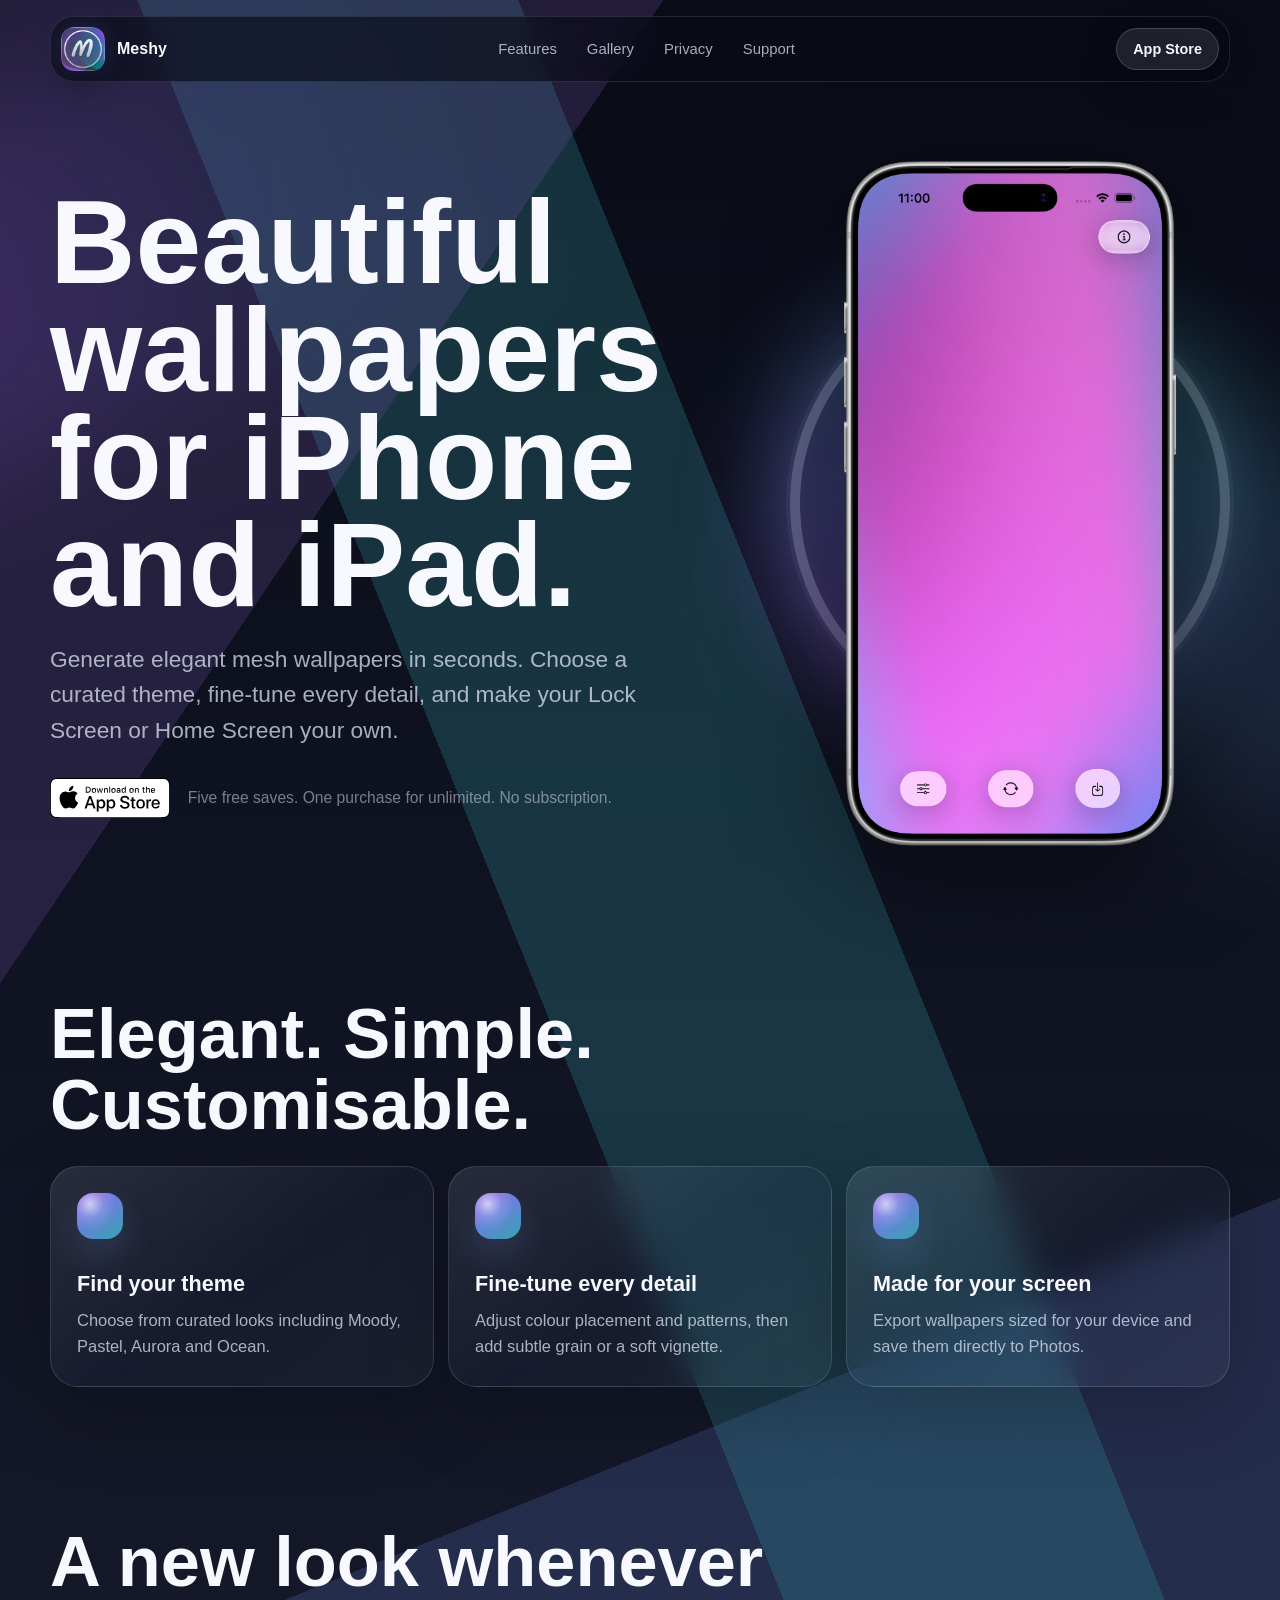
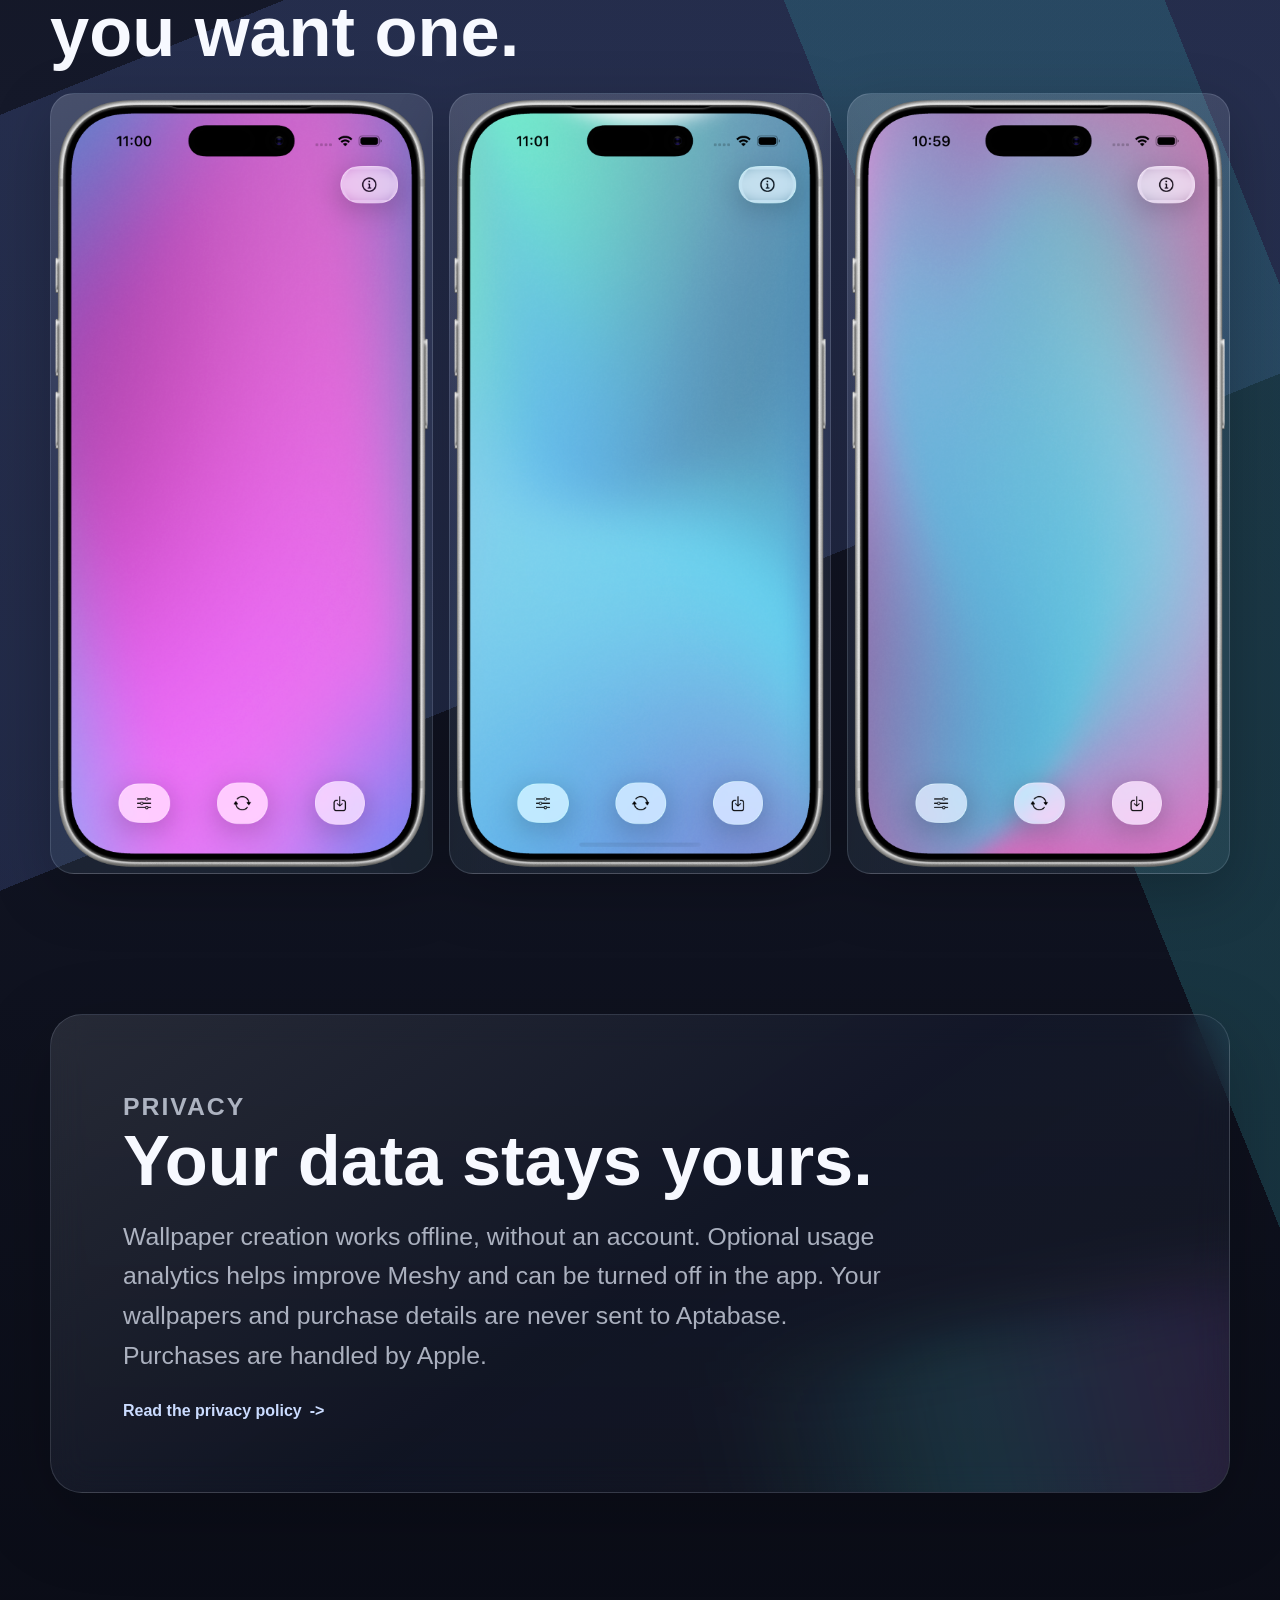
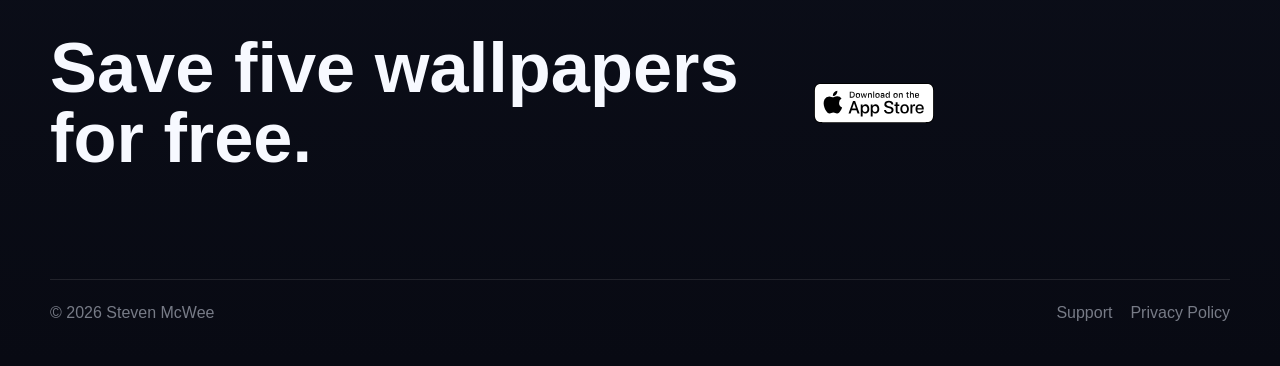
<file: index.html>
<!DOCTYPE html>
<html lang="en">

<head>
  <meta charset="UTF-8" />
  <meta name="viewport" content="width=device-width, initial-scale=1" />
  <title>Meshy: Gradient Wallpapers for iPhone and iPad</title>
  <meta name="description"
    content="Create mesh gradient wallpapers for iPhone and iPad. Save five for free, then unlock unlimited saves with one purchase—no subscription." />
  <meta property="og:title" content="Meshy: Gradient Wallpapers for iPhone and iPad" />
  <meta property="og:description"
    content="Create locally with curated themes and fine-tuning controls. Save five wallpapers free, with no accounts or tracking." />
  <meta property="og:image" content="assets/app-icon.png" />
  <meta property="og:type" content="website" />
  <meta name="theme-color" content="#090b16" />
  <link rel="icon" href="assets/app-icon.png" />
  <link rel="apple-touch-icon" href="assets/app-icon.png" />
  <link rel="stylesheet" href="styles.css?v=2.0" />
</head>

<body>
  <a class="skip-link" href="#main">Skip to content</a>

  <div class="ambient ambient-one" aria-hidden="true"></div>
  <div class="ambient ambient-two" aria-hidden="true"></div>

  <header class="site-header" data-header>
    <nav class="nav-shell" aria-label="Primary navigation">
      <a class="brand" href="#top" aria-label="Meshy home">
        <img src="assets/app-icon.png" width="44" height="44" alt="" />
        <span>Meshy</span>
      </a>

      <div class="nav-links" aria-label="Page sections">
        <a href="#features">Features</a>
        <a href="#gallery">Gallery</a>
        <a href="#privacy">Privacy</a>
        <a href="mailto:meshygradientapp@gmail.com">Support</a>
      </div>

      <a class="button button-compact" href="https://apps.apple.com/app/meshy-gradient-wallpapers/id6762050216">
        App Store
      </a>
    </nav>
  </header>

  <main id="main">
    <section class="hero section-shell" id="top">
      <div class="hero-copy">
        <!-- <p class="eyebrow">Meshy: Gradient Wallpapers</p> -->
        <h1>Beautiful wallpapers for iPhone and iPad.</h1>
        <p class="hero-subtitle">
          Generate elegant mesh wallpapers in seconds. Choose a curated theme,
          fine-tune every detail, and make your Lock Screen or Home Screen your own.
        </p>

        <div class="hero-actions" aria-label="Download Meshy">
          <!-- <img src="assets/app-store-badge.svg" alt="" aria-hidden="true" /> -->
          <a href="https://apps.apple.com/app/meshy-gradient-wallpapers/id6762050216"
            aria-label="Download Meshy on the App Store">
            <img src="assets/app-store-badge.svg" alt="" aria-hidden="true" />
            <!-- <span>Download on the App Store</span> -->
          </a>
          <a class="quiet-link" href="https://apps.apple.com/app/meshy-gradient-wallpapers/id6762050216">
            Five free saves. One purchase for unlimited. No subscription.
          </a>
        </div>
      </div>

      <div class="phone-stage" aria-label="Meshy app preview">
        <div class="phone-glow" aria-hidden="true"></div>
        <figure class="phone-frame">
          <img src="assets/screenshot-1.png" alt="Meshy on iPhone showing a hot pink mesh gradient wallpaper." />
        </figure>
      </div>
    </section>

    <section class="features section-shell" id="features" aria-labelledby="features-title">
      <div class="section-heading">
        <!-- <p class="eyebrow">Simple by nature</p> -->
        <h2 id="features-title">Elegant. Simple. Customisable.</h2>
      </div>

      <div class="feature-grid">
        <article class="feature-card">
          <span class="feature-mark" aria-hidden="true"></span>
          <h3>Find your theme</h3>
          <p>Choose from curated looks including Moody, Pastel, Aurora and Ocean.</p>
        </article>

        <article class="feature-card">
          <span class="feature-mark" aria-hidden="true"></span>
          <h3>Fine-tune every detail</h3>
          <p>Adjust colour placement and patterns, then add subtle grain or a soft vignette.</p>
        </article>

        <article class="feature-card">
          <span class="feature-mark" aria-hidden="true"></span>
          <h3>Made for your screen</h3>
          <p>Export wallpapers sized for your device and save them directly to Photos.</p>
        </article>
      </div>
    </section>

    <section class="gallery section-shell" id="gallery" aria-labelledby="gallery-title">
      <div class="section-heading wide">
        <!-- <p class="eyebrow">Gallery</p> -->
        <h2 id="gallery-title">A new look whenever you want one.</h2>
      </div>

      <div class="gallery-grid">
        <figure class="gallery-item">
          <img src="assets/screenshot-1.png" alt="Hot pink mesh gradient wallpaper in Meshy." />
        </figure>
        <figure class="gallery-item">
          <img src="assets/screenshot-2.png" alt="Soft colourful mesh gradient wallpaper generated in Meshy." />
        </figure>
        <figure class="gallery-item">
          <img src="assets/screenshot-3.png" alt="Elegant abstract mesh gradient wallpaper preview." />
        </figure>
      </div>
    </section>

    <section class="trust section-shell" id="privacy" aria-labelledby="privacy-title">
      <div class="trust-panel">
        <p class="eyebrow">Privacy</p>
        <h2 id="privacy-title">Your data stays yours.</h2>
        <p>
          Wallpaper creation works offline, without an account. Optional usage
          analytics helps improve Meshy and can be turned off in the app. Your
          wallpapers and purchase details are never sent to Aptabase. Purchases
          are handled by Apple.
        </p>
        <a class="text-link" href="privacy-policy.html">Read the privacy policy</a>
      </div>
    </section>

    <section class="final-cta section-shell" aria-labelledby="final-title">
      <h2 id="final-title">Save five wallpapers for free.</h2>
      <a href="https://apps.apple.com/app/meshy-gradient-wallpapers/id6762050216"
        aria-label="Download Meshy on the App Store">
        <img src="assets/app-store-badge.svg" alt="" aria-hidden="true" />
      </a>
    </section>
  </main>

  <footer class="site-footer">
    <div class="footer-shell">
      <span>&copy; 2026 Steven McWee</span>
      <div class="footer-links" aria-label="Footer links">
        <a href="mailto:meshygradientapp@gmail.com">Support</a>
        <a href="privacy-policy.html">Privacy Policy</a>
      </div>
    </div>
  </footer>

  <script src="script.js"></script>
</body>

</html>
</file>
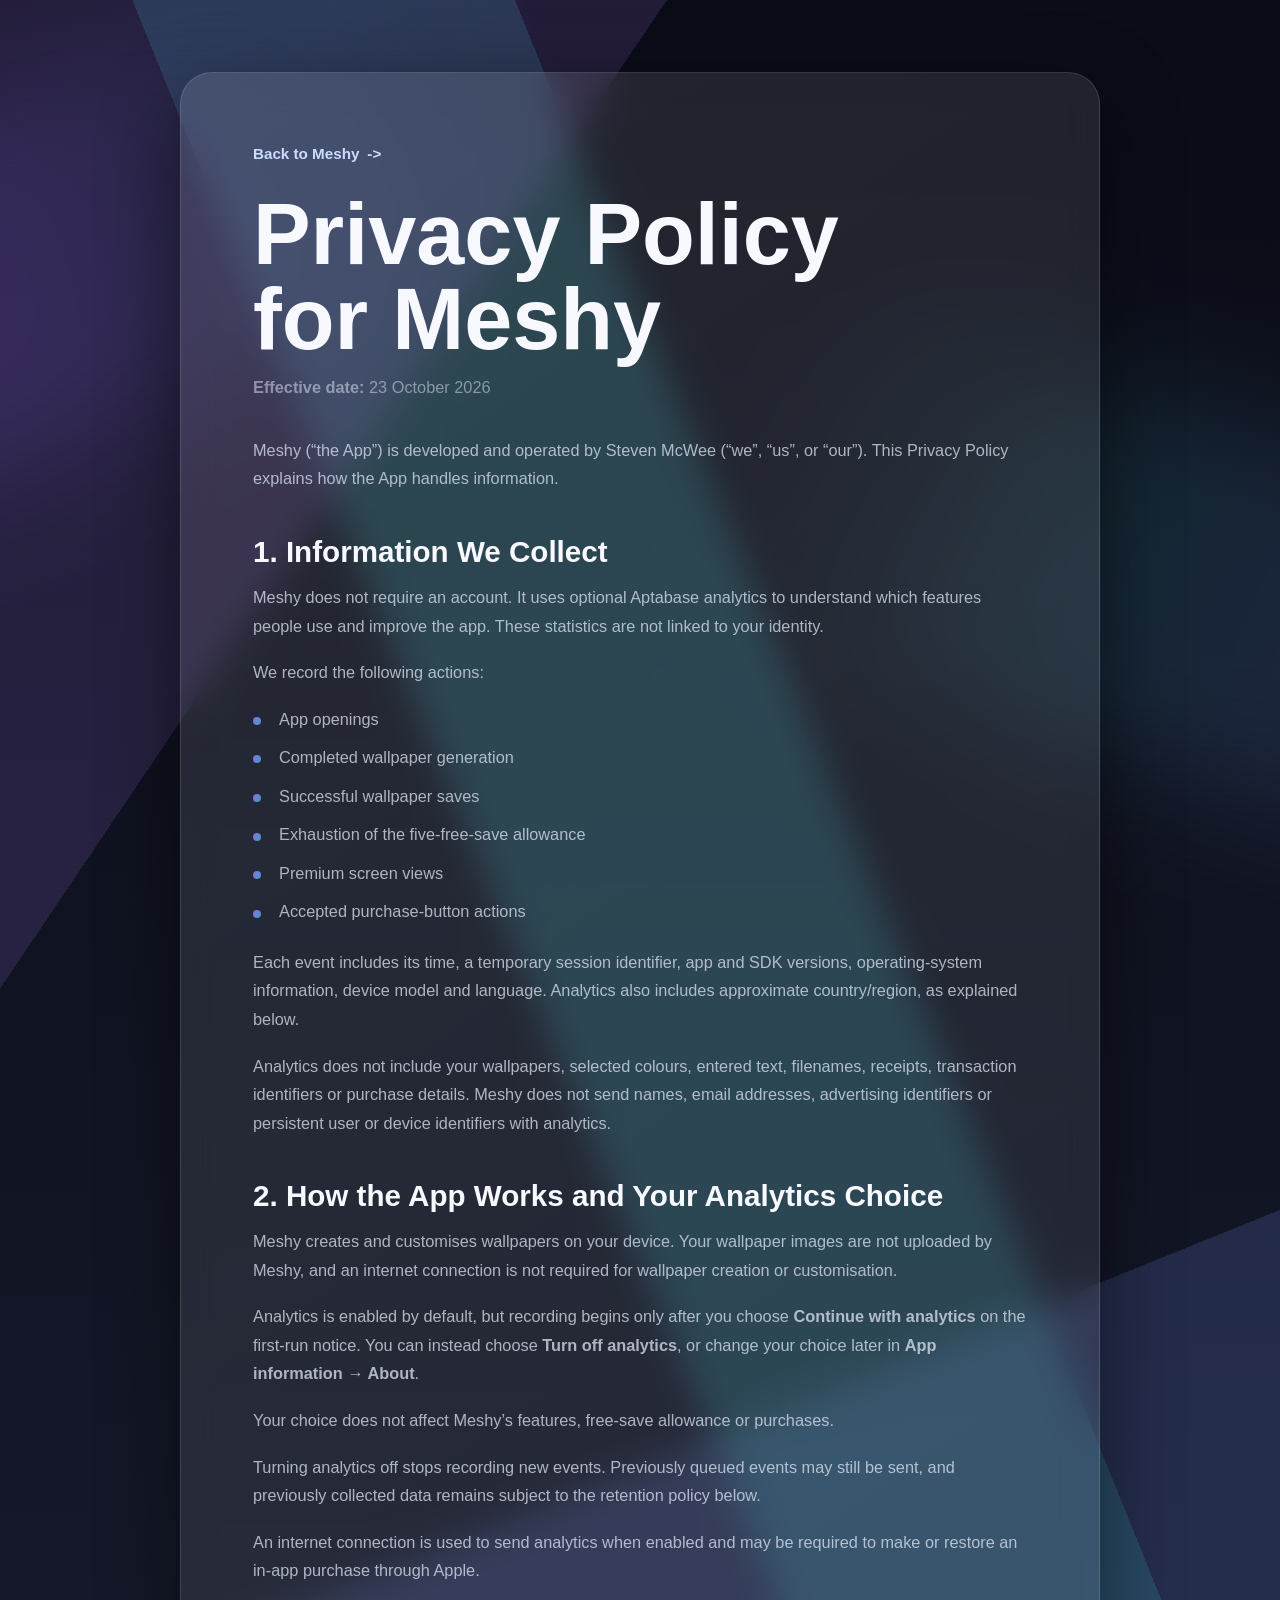
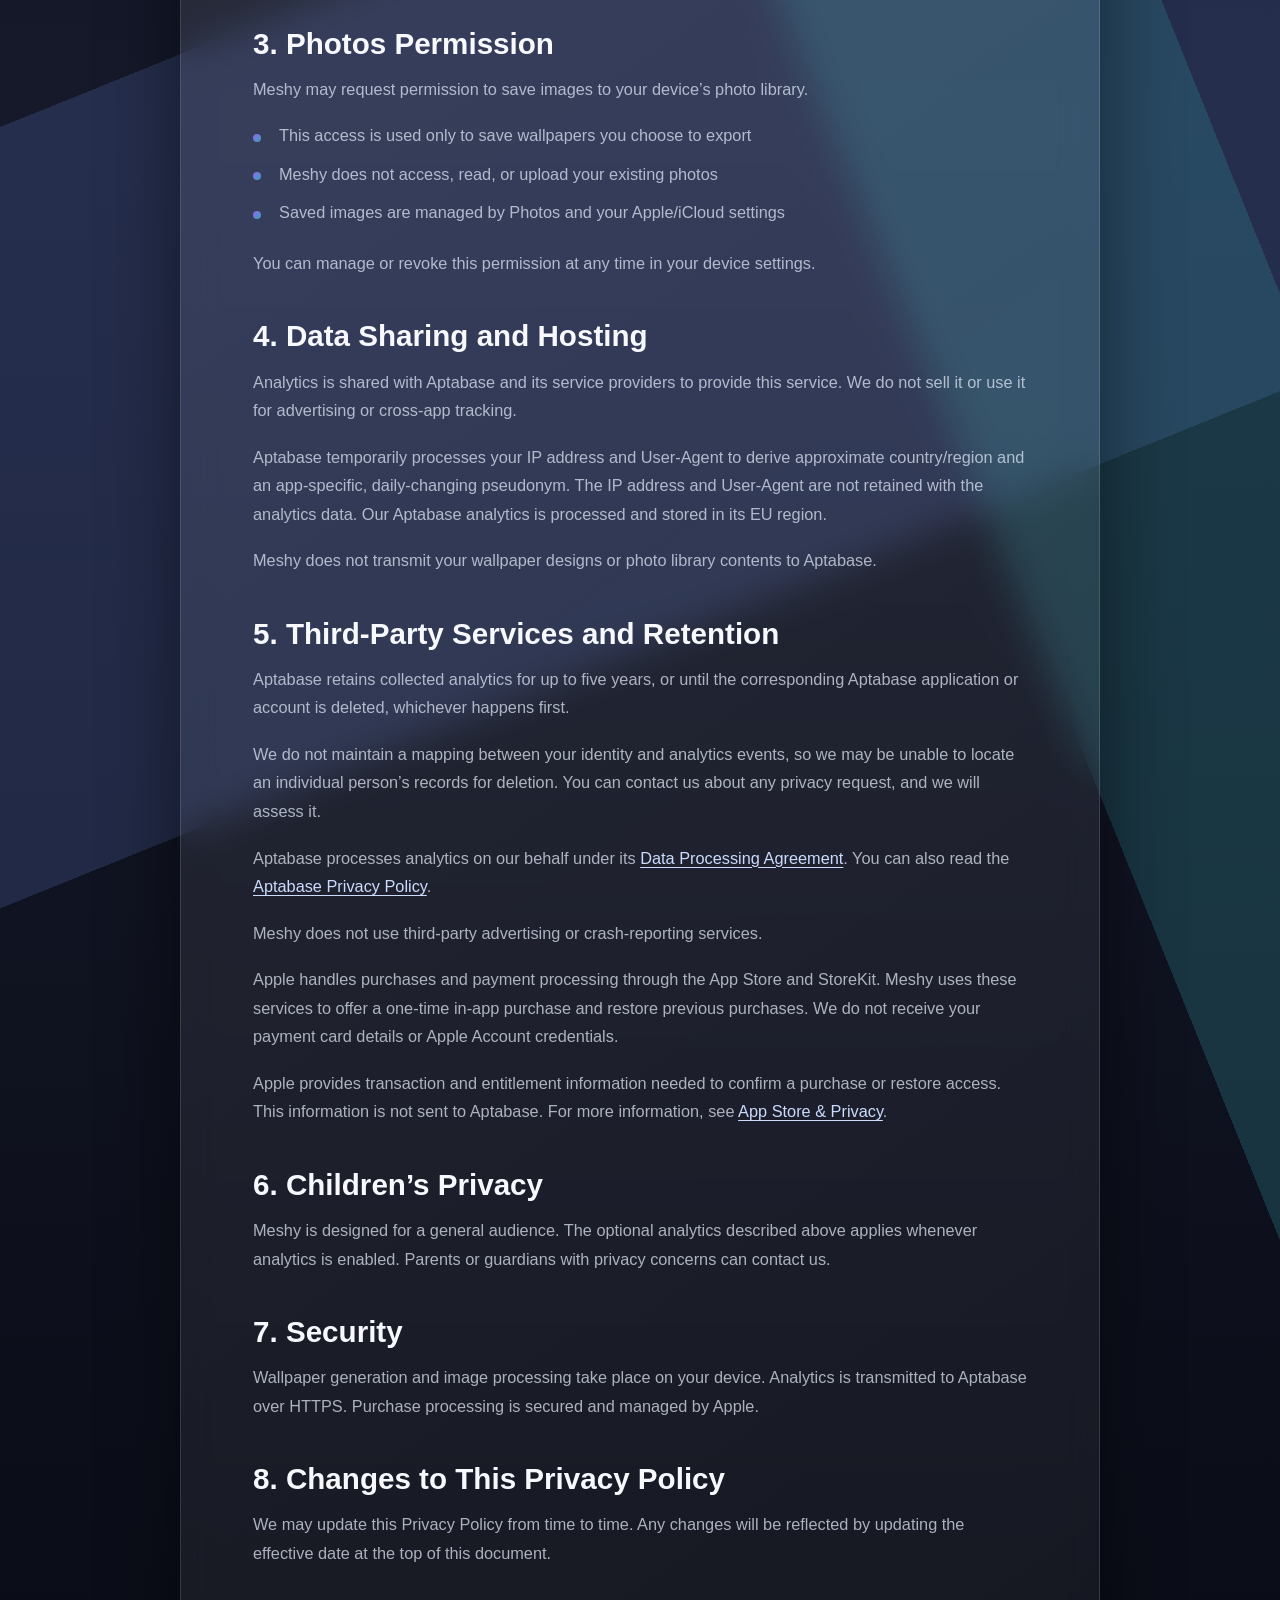
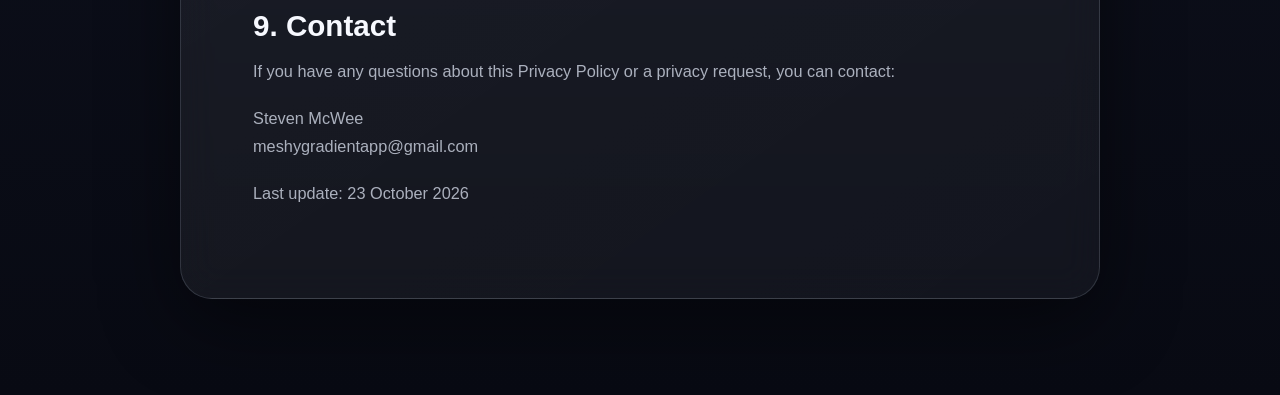
<file: privacy-policy.html>
<!doctype html>
<html lang="en">

<head>
  <meta charset="utf-8">
  <meta name="viewport" content="width=device-width, initial-scale=1">
  <title>Meshy Privacy Policy</title>
  <meta name="description"
    content="Privacy Policy for Meshy: Gradient Wallpapers. Learn about on-device wallpaper creation, optional usage analytics, your privacy choices and purchases handled by Apple.">
  <meta name="theme-color" content="#090b16">
  <link rel="icon" href="assets/app-icon.png">
  <link rel="apple-touch-icon" href="assets/app-icon.png">
  <link rel="stylesheet" href="styles.css?v=2.0">
</head>

<body class="legal-page">
  <div class="ambient ambient-one" aria-hidden="true"></div>
  <div class="ambient ambient-two" aria-hidden="true"></div>

  <main id="main" class="legal-shell">
    <article class="legal-card">
      <a class="back-link" href="index.html">Back to Meshy</a>
      <h1>Privacy Policy for Meshy</h1>
      <p class="muted"><strong>Effective date:</strong> 23 October 2026</p>

      <p>Meshy (“the App”) is developed and operated by Steven McWee (“we”, “us”, or “our”). This Privacy Policy
        explains how the App handles information.</p>

      <h2>1. Information We Collect</h2>
      <p>Meshy does not require an account. It uses optional Aptabase analytics to understand which features people use
        and improve the app. These statistics are not linked to your identity.</p>
      <p>We record the following actions:</p>
      <ul>
        <li>App openings</li>
        <li>Completed wallpaper generation</li>
        <li>Successful wallpaper saves</li>
        <li>Exhaustion of the five-free-save allowance</li>
        <li>Premium screen views</li>
        <li>Accepted purchase-button actions</li>
      </ul>
      <p>Each event includes its time, a temporary session identifier, app and SDK versions, operating-system
        information, device model and language. Analytics also includes approximate country/region, as explained below.
      </p>
      <p>Analytics does not include your wallpapers, selected colours, entered text, filenames, receipts, transaction
        identifiers or purchase details. Meshy does not send names, email addresses, advertising identifiers or
        persistent user or device identifiers with analytics.</p>

      <h2>2. How the App Works and Your Analytics Choice</h2>
      <p>Meshy creates and customises wallpapers on your device. Your wallpaper images are not uploaded by Meshy, and an
        internet connection is not required for wallpaper creation or customisation.</p>
      <p>Analytics is enabled by default, but recording begins only after you choose <strong>Continue with
          analytics</strong> on the first-run notice. You can instead choose <strong>Turn off analytics</strong>, or
        change your choice later in <strong>App information → About</strong>.</p>
      <p>Your choice does not affect Meshy’s features, free-save allowance or purchases.</p>
      <p>Turning analytics off stops recording new events. Previously queued events may still be sent, and previously
        collected data remains subject to the retention policy below.</p>
      <p>An internet connection is used to send analytics when enabled and may be required to make or restore an in-app
        purchase through Apple.</p>

      <h2>3. Photos Permission</h2>
      <p>Meshy may request permission to save images to your device’s photo library.</p>
      <ul>
        <li>This access is used only to save wallpapers you choose to export</li>
        <li>Meshy does not access, read, or upload your existing photos</li>
        <li>Saved images are managed by Photos and your Apple/iCloud settings</li>
      </ul>
      <p>You can manage or revoke this permission at any time in your device settings.</p>

      <h2>4. Data Sharing and Hosting</h2>
      <p>Analytics is shared with Aptabase and its service providers to provide this service. We do not sell it or use
        it for advertising or cross-app tracking.</p>
      <p>Aptabase temporarily processes your IP address and User-Agent to derive approximate country/region and an
        app-specific, daily-changing pseudonym. The IP address and User-Agent are not retained with the analytics data.
        Our Aptabase analytics is processed and stored in its EU region.</p>
      <p>Meshy does not transmit your wallpaper designs or photo library contents to Aptabase.</p>

      <h2>5. Third-Party Services and Retention</h2>
      <p>Aptabase retains collected analytics for up to five years, or until the corresponding Aptabase application or
        account is deleted, whichever happens first.</p>
      <p>We do not maintain a mapping between your identity and analytics events, so we may be unable to locate an
        individual person’s records for deletion. You can contact us about any privacy request, and we will assess it.
      </p>
      <p>Aptabase processes analytics on our behalf under its <a href="https://aptabase.com/legal/dpa">Data Processing
          Agreement</a>. You can also read the <a href="https://aptabase.com/legal/privacy">Aptabase Privacy Policy</a>.
      </p>
      <p>Meshy does not use third-party advertising or crash-reporting services.</p>
      <p>Apple handles purchases and payment processing through the App Store and StoreKit. Meshy uses these services to
        offer a one-time in-app purchase and restore previous purchases. We do not receive your payment card details or
        Apple Account credentials.</p>
      <p>Apple provides transaction and entitlement information needed to confirm a purchase or restore access. This
        information is not sent to Aptabase. For more information, see <a
          href="https://www.apple.com/legal/privacy/data/en/app-store/">App Store &amp; Privacy</a>.</p>

      <h2>6. Children’s Privacy</h2>
      <p>Meshy is designed for a general audience. The optional analytics described above applies whenever analytics is
        enabled. Parents or guardians with privacy concerns can contact us.</p>

      <h2>7. Security</h2>
      <p>Wallpaper generation and image processing take place on your device. Analytics is transmitted to Aptabase over
        HTTPS. Purchase processing is secured and managed by Apple.</p>

      <h2>8. Changes to This Privacy Policy</h2>
      <p>We may update this Privacy Policy from time to time. Any changes will be reflected by updating the effective
        date at the top of this document.</p>

      <h2>9. Contact</h2>
      <p>If you have any questions about this Privacy Policy or a privacy request, you can contact:</p>
      <p>
        Steven McWee<br>
        meshygradientapp@gmail.com
      </p>
      <p>Last update: 23 October 2026</p>
    </article>
  </main>
</body>

</html>
</file>
<file: styles.css>
:root {
  color-scheme: dark;
  --bg: #090b16;
  --bg-soft: #111524;
  --panel: rgba(255, 255, 255, 0.075);
  --panel-strong: rgba(255, 255, 255, 0.105);
  --text: #f7f9ff;
  --muted: rgba(229, 236, 249, 0.72);
  --soft: rgba(229, 236, 249, 0.5);
  --line: rgba(219, 230, 255, 0.15);
  --line-strong: rgba(219, 230, 255, 0.28);
  --accent: #9b62e4;
  --accent-blue: #6384d8;
  --accent-teal: #35a4af;
  --pearl: #eef4ff;
  --shadow: 0 24px 80px rgba(0, 0, 0, 0.48);
  --radius: 28px;
  --max: 1180px;
}

* {
  box-sizing: border-box;
}

html {
  scroll-behavior: smooth;
}

body {
  min-width: 320px;
  margin: 0;
  overflow-x: hidden;
  background:
    linear-gradient(124deg, rgba(105, 76, 157, 0.26) 0 18%, transparent 18% 100%),
    linear-gradient(68deg, transparent 0 58%, rgba(49, 143, 154, 0.28) 58% 72%, transparent 72% 100%),
    linear-gradient(158deg, transparent 0 42%, rgba(89, 112, 189, 0.24) 42% 61%, transparent 61% 100%),
    linear-gradient(180deg, #090b16 0%, #15192a 48%, #080a13 100%);
  color: var(--text);
  font-family: -apple-system, BlinkMacSystemFont, "SF Pro Display", "SF Pro Text", "Segoe UI", sans-serif;
  text-rendering: optimizeLegibility;
  -webkit-font-smoothing: antialiased;
}

body::before {
  position: fixed;
  inset: 0;
  z-index: -3;
  pointer-events: none;
  content: "";
  background-image: linear-gradient(rgba(255, 255, 255, 0.028) 1px, transparent 1px);
  background-size: 100% 8px;
  opacity: 0.26;
}

img {
  display: block;
  max-width: 100%;
}

a {
  color: inherit;
  text-decoration: none;
}

a:focus-visible,
button:focus-visible {
  outline: 2px solid #cbdcff;
  outline-offset: 4px;
}

.skip-link {
  position: fixed;
  top: 12px;
  left: 12px;
  z-index: 20;
  padding: 10px 14px;
  border-radius: 999px;
  background: var(--text);
  color: var(--bg);
  transform: translateY(-140%);
  transition: transform 180ms ease;
}

.skip-link:focus {
  transform: translateY(0);
}

.ambient {
  position: fixed;
  z-index: -2;
  width: 54rem;
  height: 22rem;
  filter: blur(58px);
  opacity: 0.34;
  transform: translate3d(0, 0, 0);
  animation: ambient-drift 18s ease-in-out infinite alternate;
  pointer-events: none;
}

.ambient-one {
  top: 8%;
  left: -22rem;
  background: linear-gradient(95deg, rgba(126, 80, 204, 0), rgba(126, 80, 204, 0.72), rgba(76, 96, 170, 0.36), rgba(126, 80, 204, 0));
  rotate: -22deg;
}

.ambient-two {
  right: -24rem;
  bottom: 13%;
  background: linear-gradient(95deg, rgba(43, 129, 141, 0), rgba(43, 129, 141, 0.58), rgba(94, 126, 205, 0.52), rgba(43, 129, 141, 0));
  animation-duration: 23s;
  rotate: 18deg;
}

@keyframes ambient-drift {
  from {
    transform: translate3d(-2rem, -1rem, 0) scale(0.96) rotate(0deg);
  }

  to {
    transform: translate3d(2rem, 1.5rem, 0) scale(1.08) rotate(18deg);
  }
}

.site-header {
  position: sticky;
  top: 0;
  z-index: 10;
  padding: 16px 18px 0;
}

.nav-shell {
  display: flex;
  align-items: center;
  justify-content: space-between;
  width: min(100%, var(--max));
  min-height: 66px;
  margin: 0 auto;
  padding: 10px;
  border: 1px solid rgba(219, 230, 255, 0.12);
  border-radius: 24px;
  background: rgba(9, 11, 22, 0.62);
  box-shadow: none;
  backdrop-filter: blur(22px);
  transition: border-color 180ms ease, background 180ms ease, box-shadow 180ms ease;
}

.site-header.is-scrolled .nav-shell {
  border-color: var(--line);
  background: rgba(9, 11, 22, 0.84);
  box-shadow: 0 18px 44px rgba(0, 0, 0, 0.24);
}

.brand {
  display: inline-flex;
  align-items: center;
  gap: 12px;
  min-width: 0;
  padding-right: 10px;
  font-size: 1rem;
  font-weight: 700;
}

.brand img {
  width: 44px;
  height: 44px;
  border-radius: 13px;
  box-shadow: 0 12px 28px rgba(0, 0, 0, 0.3), 0 0 24px rgba(99, 132, 216, 0.22);
}

.nav-links {
  display: none;
  align-items: center;
  gap: 6px;
  color: var(--muted);
  font-size: 0.93rem;
  font-weight: 520;
}

.nav-links a,
.quiet-link,
.footer-links a,
.text-link,
.back-link {
  transition: color 160ms ease;
}

.nav-links a {
  padding: 10px 12px;
  border-radius: 999px;
}

.nav-links a:hover,
.quiet-link:hover,
.footer-links a:hover,
.text-link:hover,
.back-link:hover {
  color: var(--text);
}

.button {
  display: inline-flex;
  align-items: center;
  justify-content: center;
  gap: 10px;
  min-height: 46px;
  border: 1px solid rgba(255, 255, 255, 0.18);
  border-radius: 999px;
  font-weight: 700;
  line-height: 1;
  white-space: nowrap;
  box-shadow: 0 14px 40px rgba(0, 0, 0, 0.24);
  transition: transform 180ms ease, border-color 180ms ease, background 180ms ease;
}

.button:hover {
  transform: translateY(-2px);
  border-color: rgba(255, 255, 255, 0.34);
}

.button-compact {
  min-height: 42px;
  padding: 0 16px;
  background: rgba(219, 230, 255, 0.1);
  font-size: 0.9rem;
}

.button-primary {
  min-height: 56px;
  padding: 0 22px;
  background: linear-gradient(135deg, rgba(238, 244, 255, 0.22), rgba(99, 132, 216, 0.1));
}

.button-primary img {
  width: 28px;
  max-height: 28px;
  object-fit: contain;
}

.section-shell {
  width: min(100% - 36px, var(--max));
  margin: 0 auto;
}

.hero {
  display: grid;
  gap: 54px;
  min-height: calc(100svh - 82px);
  padding: 82px 0 78px;
}

.hero-copy {
  align-self: center;
  max-width: 760px;
}

.eyebrow {
  margin: 0 0 16px;
  color: #cbdcff;
  font-size: 0.78rem;
  font-weight: 760;
  letter-spacing: 0.08em;
  text-transform: uppercase;
}

h1,
h2,
h3,
p {
  margin-top: 0;
}

h1 {
  max-width: 880px;
  margin-bottom: 22px;
  font-size: clamp(3.45rem, 15vw, 7.4rem);
  line-height: 0.91;
  letter-spacing: 0;
}

.hero-subtitle {
  max-width: 650px;
  margin-bottom: 30px;
  color: var(--muted);
  font-size: clamp(1.12rem, 2.4vw, 1.42rem);
  line-height: 1.55;
}

.hero-actions {
  display: flex;
  flex-direction: column;
  align-items: flex-start;
  gap: 18px;
}

.quiet-link {
  color: var(--soft);
  font-size: 0.98rem;
}

.phone-stage {
  position: relative;
  display: grid;
  place-items: center;
  min-height: 500px;
}

.phone-glow {
  position: absolute;
  width: min(86vw, 500px);
  height: min(86vw, 500px);
  border-radius: 999px;
  background: conic-gradient(from 135deg, rgba(57, 70, 118, 0.82), rgba(126, 80, 204, 0.76), rgba(99, 132, 216, 0.7), rgba(43, 129, 141, 0.68), rgba(57, 70, 118, 0.82));
  filter: blur(42px);
  opacity: 0.52;
  animation: pulse-glow 7s ease-in-out infinite alternate;
}

.phone-stage::before {
  position: absolute;
  width: min(78vw, 420px);
  height: min(78vw, 420px);
  border: 10px solid rgba(238, 244, 255, 0.78);
  border-radius: 999px;
  box-shadow:
    0 0 0 4px rgba(203, 220, 255, 0.16),
    0 0 42px rgba(203, 220, 255, 0.28),
    inset 0 0 26px rgba(255, 255, 255, 0.2);
  content: "";
  opacity: 0.42;
}

@keyframes pulse-glow {
  to {
    transform: scale(1.08) rotate(8deg);
    opacity: 0.66;
  }
}

.phone-frame {
  position: relative;
  width: min(76vw, 340px);
  margin: 0;
  filter: drop-shadow(0 28px 58px rgba(0, 0, 0, 0.42));
}

.phone-frame::before {
  position: absolute;
  inset: 4% 6% 2%;
  z-index: -1;
  border-radius: 48px;
  background: linear-gradient(180deg, rgba(255, 255, 255, 0.18), rgba(255, 255, 255, 0.03));
  box-shadow: inset 0 0 0 1px rgba(255, 255, 255, 0.12);
  content: "";
}

.phone-frame img {
  width: 100%;
  height: auto;
  object-fit: contain;
}

.features,
.gallery,
.trust,
.final-cta {
  padding: 70px 0;
}

.section-heading {
  max-width: 620px;
  margin-bottom: 26px;
}

.section-heading.wide {
  max-width: 780px;
}

h2 {
  margin-bottom: 0;
  font-size: clamp(2.2rem, 7vw, 4.4rem);
  line-height: 1;
  letter-spacing: 0;
}

.feature-grid {
  display: grid;
  grid-template-columns: 1fr;
  gap: 14px;
}

.feature-card,
.trust-panel {
  border: 1px solid var(--line);
  background: linear-gradient(145deg, rgba(238, 244, 255, 0.11), rgba(54, 69, 112, 0.12) 52%, rgba(255, 255, 255, 0.04));
  box-shadow: 0 24px 80px rgba(0, 0, 0, 0.22);
  backdrop-filter: blur(18px);
}

.feature-card {
  min-height: 208px;
  padding: 26px;
  border-radius: var(--radius);
}

.feature-mark {
  display: block;
  width: 46px;
  height: 46px;
  margin-bottom: 32px;
  border-radius: 16px;
  background:
    radial-gradient(circle at 28% 24%, rgba(238, 244, 255, 0.7), rgba(238, 244, 255, 0.16) 28%, transparent 54%),
    linear-gradient(145deg, var(--accent), var(--accent-blue) 50%, var(--accent-teal));
  box-shadow: 0 16px 34px rgba(99, 132, 216, 0.22);
}

.feature-card h3 {
  margin-bottom: 10px;
  font-size: 1.35rem;
}

.feature-card p,
.trust-panel p {
  margin-bottom: 0;
  color: var(--muted);
  font-size: 1.03rem;
  line-height: 1.6;
}

.gallery-grid {
  display: grid;
  grid-template-columns: 1fr;
  gap: 12px;
}

.gallery-item {
  margin: 0;
  overflow: hidden;
  border: 1px solid var(--line);
  border-radius: 24px;
  background:
    linear-gradient(155deg, rgba(238, 244, 255, 0.13), rgba(76, 96, 170, 0.08) 45%, rgba(43, 129, 141, 0.08)),
    rgba(255, 255, 255, 0.045);
  box-shadow: 0 18px 60px rgba(0, 0, 0, 0.22);
}

.gallery-item img {
  width: 100%;
  height: auto;
  aspect-ratio: 1350 / 2760;
  object-fit: contain;
  transition: transform 320ms ease, filter 320ms ease;
}

.trust-panel {
  position: relative;
  overflow: hidden;
  padding: clamp(32px, 7vw, 72px);
  border-radius: 32px;
}

.trust-panel::after {
  position: absolute;
  right: -18%;
  bottom: -22%;
  width: 44rem;
  height: 18rem;
  background: linear-gradient(90deg, transparent, rgba(53, 164, 175, 0.2), rgba(155, 98, 228, 0.14), transparent);
  content: "";
  filter: blur(34px);
  rotate: -12deg;
}

.trust-panel h2,
.trust-panel p {
  position: relative;
  z-index: 1;
  max-width: 780px;
}

.trust-panel h2 {
  margin-bottom: 20px;
}

.trust-panel p {
  font-size: clamp(1.15rem, 3vw, 1.55rem);
}

.text-link {
  position: relative;
  z-index: 1;
  display: inline-flex;
  margin-top: 26px;
  color: #cbdcff;
  font-weight: 720;
}

.text-link::after,
.back-link::after {
  display: inline-block;
  margin-left: 8px;
  content: "->";
  transition: transform 160ms ease;
}

.text-link:hover::after,
.back-link:hover::after {
  transform: translateX(3px);
}

.final-cta {
  display: flex;
  flex-direction: column;
  align-items: flex-start;
  gap: 24px;
}

.final-cta h2 {
  max-width: 740px;
}

.site-footer {
  padding: 36px 18px 44px;
  color: var(--soft);
}

.footer-shell {
  display: flex;
  flex-direction: column;
  gap: 18px;
  width: min(100%, var(--max));
  margin: 0 auto;
  padding-top: 24px;
  border-top: 1px solid rgba(255, 255, 255, 0.1);
}

.footer-links {
  display: flex;
  flex-wrap: wrap;
  gap: 18px;
}

.legal-page {
  min-height: 100vh;
}

.legal-shell {
  width: min(100% - 36px, 920px);
  margin: 0 auto;
  padding: 72px 0 96px;
}

.legal-card {
  border: 1px solid var(--line);
  border-radius: 32px;
  background: linear-gradient(145deg, rgba(255, 255, 255, 0.105), rgba(255, 255, 255, 0.045));
  box-shadow: var(--shadow);
  padding: clamp(28px, 6vw, 72px);
  backdrop-filter: blur(18px);
}

.legal-card h1 {
  max-width: 720px;
  margin-bottom: 12px;
  font-size: clamp(2.55rem, 8vw, 5.4rem);
  line-height: 0.98;
}

.legal-card h2 {
  margin: 42px 0 14px;
  font-size: clamp(1.35rem, 3vw, 1.85rem);
  line-height: 1.15;
}

.legal-card p,
.legal-card li {
  color: var(--muted);
  font-size: 1.02rem;
  line-height: 1.75;
}

.legal-card p {
  margin-bottom: 18px;
}

.legal-card p a {
  color: #cbdcff;
  text-decoration: underline;
  text-decoration-thickness: 1px;
  text-underline-offset: 3px;
}

.legal-card .muted {
  margin-bottom: 34px;
  color: var(--soft);
}

.legal-card ul {
  display: grid;
  gap: 10px;
  margin: 0 0 22px;
  padding: 0;
  list-style: none;
}

.legal-card li {
  position: relative;
  padding-left: 26px;
}

.legal-card li::before {
  position: absolute;
  top: 0.75em;
  left: 0;
  width: 8px;
  height: 8px;
  border-radius: 999px;
  background: linear-gradient(135deg, var(--accent), var(--accent-blue), var(--accent-teal));
  content: "";
}

.back-link {
  display: inline-flex;
  margin-bottom: 30px;
  color: #cbdcff;
  font-size: 0.95rem;
  font-weight: 720;
}

@media (hover: hover) and (pointer: fine) {
  .gallery-item:hover img {
    transform: scale(1.045);
    filter: saturate(1.06) contrast(1.03);
  }
}

@media (prefers-reduced-motion: reduce) {

  *,
  *::before,
  *::after {
    scroll-behavior: auto !important;
    animation-duration: 0.001ms !important;
    animation-iteration-count: 1 !important;
    transition-duration: 0.001ms !important;
  }
}

@media (min-width: 700px) {
  .section-shell {
    width: min(100% - 56px, var(--max));
  }

  .nav-links {
    display: flex;
  }

  .hero-actions,
  .final-cta {
    flex-direction: row;
    align-items: center;
  }

  .feature-grid {
    grid-template-columns: repeat(3, minmax(0, 1fr));
  }

  .gallery-grid {
    grid-template-columns: repeat(3, minmax(0, 1fr));
    gap: 16px;
  }

  .footer-shell {
    flex-direction: row;
    align-items: center;
    justify-content: space-between;
  }
}

@media (min-width: 980px) {
  .hero {
    grid-template-columns: minmax(0, 1.12fr) minmax(330px, 0.72fr);
    align-items: center;
    padding-top: 74px;
  }
}

@media (max-width: 430px) {
  .site-header {
    padding-inline: 12px;
  }

  .nav-shell {
    min-height: 60px;
    border-radius: 20px;
  }

  .brand span {
    position: absolute;
    width: 1px;
    height: 1px;
    overflow: hidden;
    clip: rect(0, 0, 0, 0);
    white-space: nowrap;
  }

  .brand img {
    width: 40px;
    height: 40px;
  }

  .button-compact {
    min-height: 40px;
    padding-inline: 14px;
  }

  .button-primary {
    width: 100%;
    min-height: 54px;
    padding-inline: 16px;
  }

  .section-shell {
    width: min(100% - 28px, var(--max));
  }

  .hero {
    padding-top: 58px;
  }
}
</file>
